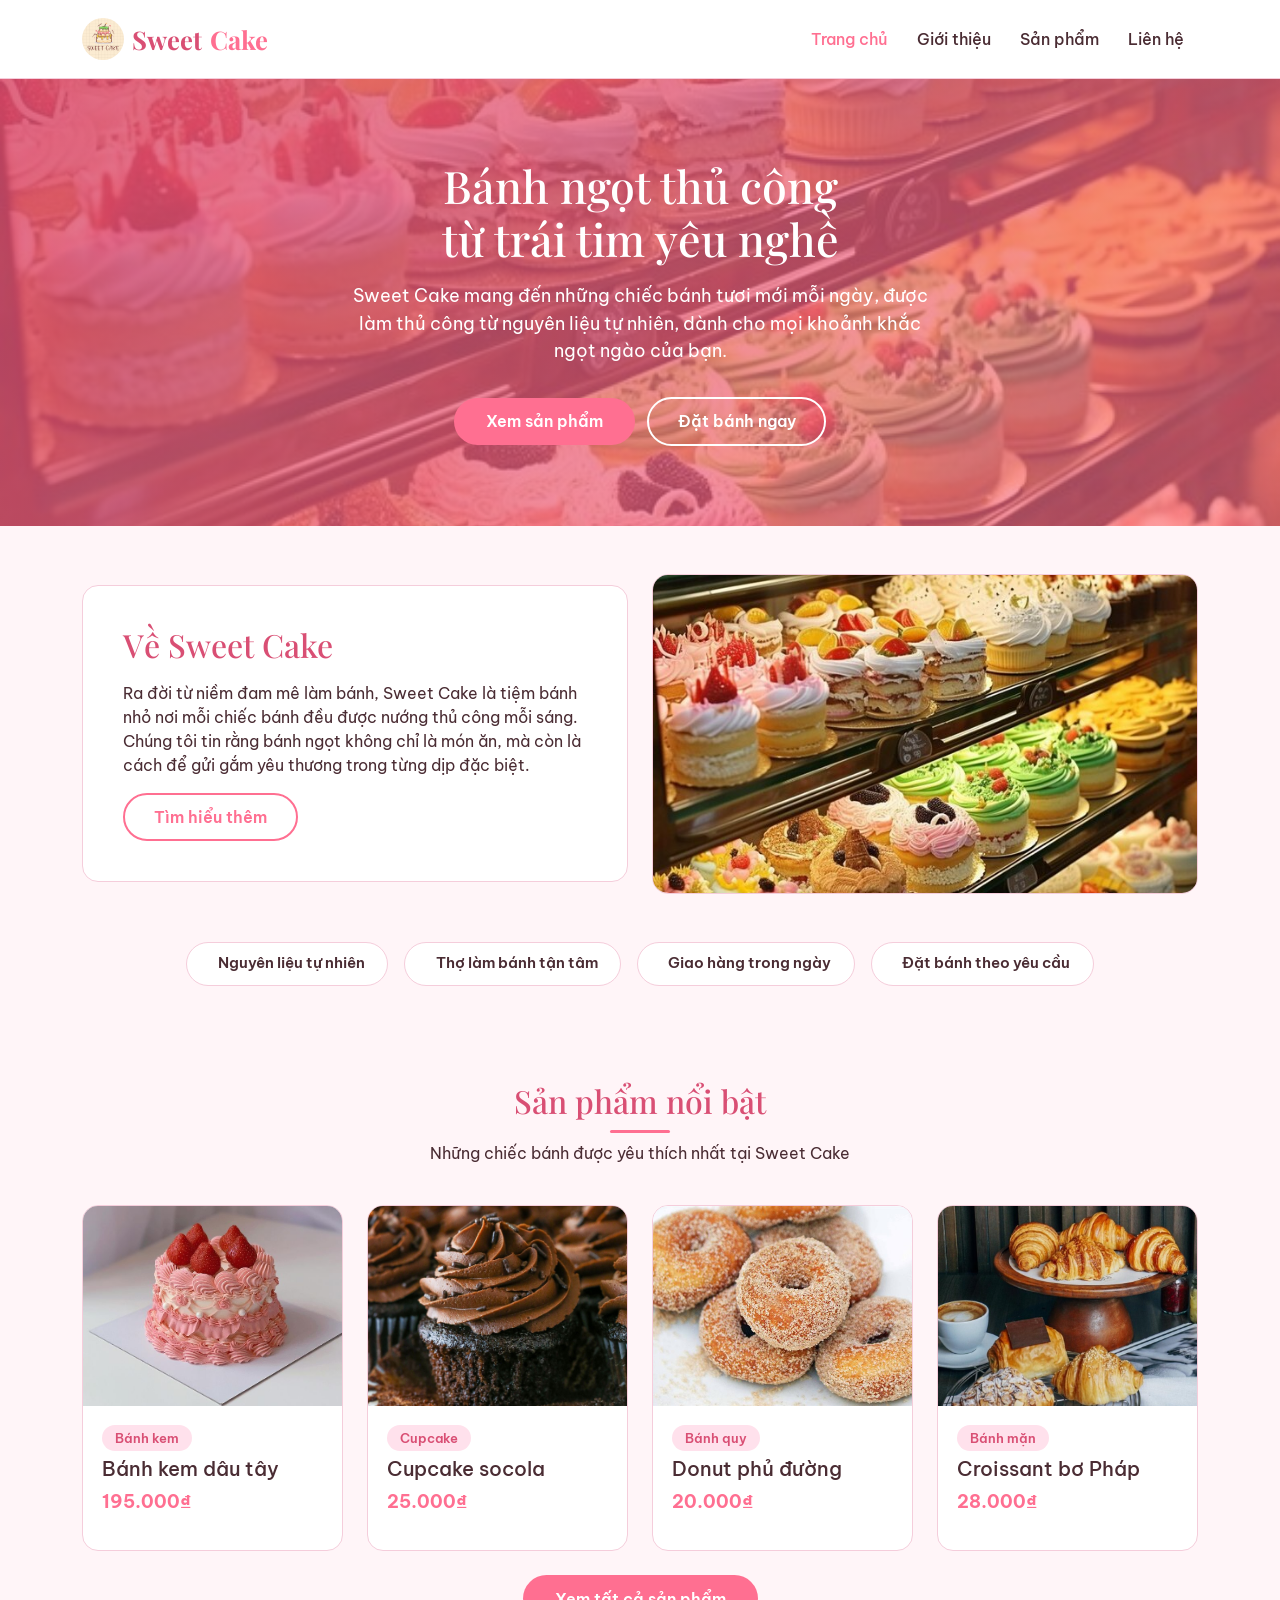
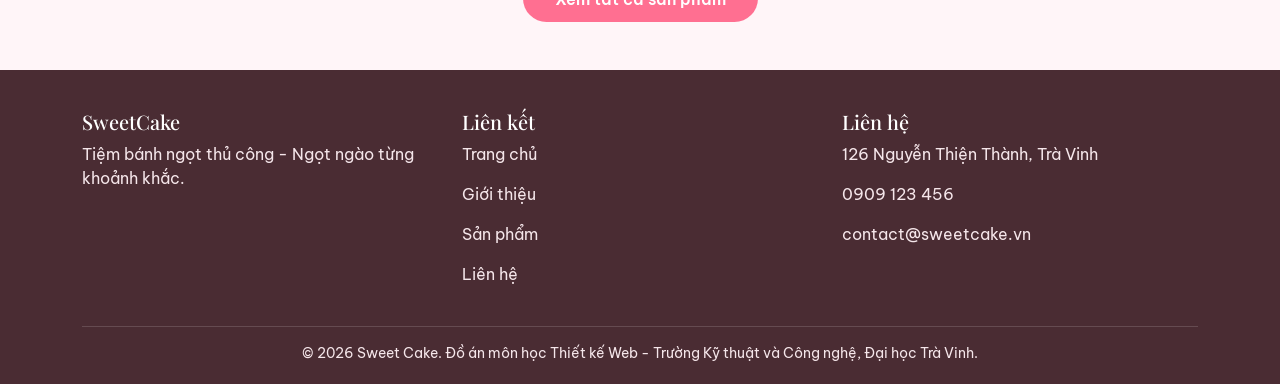
<file: index.html>
<!DOCTYPE html>
<html lang="vi">
<head>
  <meta charset="UTF-8">
  <meta name="viewport" content="width=device-width, initial-scale=1.0">
  <title>Sweet Cake - Tiệm bánh ngọt</title>
  <link rel="stylesheet" href="https://cdn.jsdelivr.net/npm/bootstrap@5.3.3/dist/css/bootstrap.min.css">
  <link rel="stylesheet" href="css/style.css?v=7">
</head>
<body>

  <!-- ===== NAVBAR ===== -->
  <nav class="navbar navbar-expand-lg sticky-top">
    <div class="container">
      <a class="navbar-brand" href="index.html"><img src="assets/logo.jpg" alt="Sweet Cake" class="logo-img"> Sweet<span>Cake</span></a>
      <button class="navbar-toggler" type="button" data-bs-toggle="collapse" data-bs-target="#navMenu">
        <span class="navbar-toggler-icon"></span>
      </button>
      <div class="collapse navbar-collapse" id="navMenu">
        <ul class="navbar-nav ms-auto text-center">
          <li class="nav-item"><a class="nav-link active" href="index.html">Trang chủ</a></li>
          <li class="nav-item"><a class="nav-link" href="html/gioi-thieu.html">Giới thiệu</a></li>
          <li class="nav-item"><a class="nav-link" href="html/san-pham.html">Sản phẩm</a></li>
          <li class="nav-item"><a class="nav-link" href="html/lien-he.html">Liên hệ</a></li>
        </ul>
      </div>
    </div>
  </nav>

  <!-- ===== HERO ===== -->
  <section class="hero hero-photo hero-home">
    <div class="container">
      <h1>Bánh ngọt thủ công <br>từ trái tim yêu nghề</h1>
      <p>Sweet Cake mang đến những chiếc bánh tươi mới mỗi ngày, được làm thủ công từ nguyên liệu tự nhiên,
        dành cho mọi khoảnh khắc ngọt ngào của bạn.</p>
      <a href="html/san-pham.html" class="btn btn-pink me-2">Xem sản phẩm</a>
      <a href="html/lien-he.html" class="btn btn-outline-pink">Đặt bánh ngay</a>
    </div>
  </section>

  <!-- ===== GIỚI THIỆU NGẮN ===== -->
  <section class="container py-5">
    <div class="row align-items-center g-4">
      <div class="col-md-6">
        <div class="about-story">
          <h2 class="mb-3">Về Sweet Cake</h2>
          <p>Ra đời từ niềm đam mê làm bánh, Sweet Cake là tiệm bánh nhỏ nơi mỗi chiếc bánh đều được
            nướng thủ công mỗi sáng. Chúng tôi tin rằng bánh ngọt không chỉ là món ăn, mà còn là cách
            để gửi gắm yêu thương trong từng dịp đặc biệt.</p>
          <a href="html/gioi-thieu.html" class="btn btn-outline-pink">Tìm hiểu thêm</a>
        </div>
      </div>
      <div class="col-md-6">
        <img src="assets/tiembanh.jpg" alt="Tiệm bánh Sweet Cake" class="about-photo">
      </div>
    </div>

    <div class="feature-strip mt-5">
      <div class="feature-item"><span></span> Nguyên liệu tự nhiên</div>
      <div class="feature-item"><span></span> Thợ làm bánh tận tâm</div>
      <div class="feature-item"><span></span> Giao hàng trong ngày</div>
      <div class="feature-item"><span></span> Đặt bánh theo yêu cầu</div>
    </div>
  </section>

  <!--SẢN PHẨM NỔI BẬT-->
  <section class="container py-5">
    <div class="section-title">
      <h2>Sản phẩm nổi bật</h2>
      <p>Những chiếc bánh được yêu thích nhất tại Sweet Cake</p>
    </div>
    <div class="row g-4">
      <div class="col-6 col-md-3">
        <a class="product-link" href="html/chi-tiet.html?id=kem-dau-tay">
          <div class="product-card">
            <div class="product-thumb">
              <img src="assets/images/banhkemdau.jpg" alt="Bánh kem dâu tây">
            </div>
            <div class="product-body">
              <span class="badge-cake">Bánh kem</span>
              <h5 class="mt-2">Bánh kem dâu tây</h5>
              <p class="product-price">195.000₫</p>
            </div>
          </div>
        </a>
      </div>
      <div class="col-6 col-md-3">
        <a class="product-link" href="html/chi-tiet.html?id=cupcake-socola">
          <div class="product-card">
             <div class="product-thumb">
              <img src="assets/images/cupcakechoco.jpg" alt="cupcake socola">
            </div>
            <div class="product-body">
              <span class="badge-cake">Cupcake</span>
              <h5 class="mt-2">Cupcake socola</h5>
              <p class="product-price">25.000₫</p>
            </div>
          </div>
        </a>
      </div>
      <div class="col-6 col-md-3">
        <a class="product-link" href="html/chi-tiet.html?id=donut-phu-duong">
          <div class="product-card">
             <div class="product-thumb">
              <img src="assets/images/donutphuduong.jpg" alt="Bánh Donut phủ đường">
            </div>
            <div class="product-body">
              <span class="badge-cake">Bánh quy</span>
              <h5 class="mt-2">Donut phủ đường</h5>
              <p class="product-price">20.000₫</p>
            </div>
          </div>
        </a>
      </div>
      <div class="col-6 col-md-3">
        <a class="product-link" href="html/chi-tiet.html?id=croissant-bo-phap">
          <div class="product-card">
            <div class="product-thumb">
              <img src="assets/images/croissantbophap.jpg" alt="croissant bơ Pháp">
            </div>
            <div class="product-body">
              <span class="badge-cake">Bánh mặn</span>
              <h5 class="mt-2">Croissant bơ Pháp</h5>
              <p class="product-price">28.000₫</p>
            </div>
          </div>
        </a>
      </div>
    </div>
    <div class="text-center mt-4">
      <a href="html/san-pham.html" class="btn btn-pink">Xem tất cả sản phẩm</a>
    </div>
  </section>

  <!-- ===== FOOTER ===== -->
  <footer>
    <div class="container">
      <div class="row g-4">
        <div class="col-md-4">
          <h5>SweetCake</h5>
          <p>Tiệm bánh ngọt thủ công - Ngọt ngào từng khoảnh khắc.</p>
        </div>
        <div class="col-md-4">
          <h5>Liên kết</h5>
          <p><a href="index.html">Trang chủ</a></p>
          <p><a href="html/gioi-thieu.html">Giới thiệu</a></p>
          <p><a href="html/san-pham.html">Sản phẩm</a></p>
          <p><a href="html/lien-he.html">Liên hệ</a></p>
        </div>
        <div class="col-md-4">
          <h5>Liên hệ</h5>
          <p>126 Nguyễn Thiện Thành, Trà Vinh</p>
          <p>0909 123 456</p>
          <p>contact@sweetcake.vn</p>
        </div>
      </div>
      <div class="footer-bottom">
        &copy; <span id="currentYear"></span> Sweet Cake. Đồ án môn học Thiết kế Web - Trường Kỹ thuật và Công nghệ, Đại học Trà Vinh.
      </div>
    </div>
  </footer>

  <button id="backToTop" onclick="scrollToTop()">↑</button>

  <script src="https://cdn.jsdelivr.net/npm/bootstrap@5.3.3/dist/js/bootstrap.bundle.min.js"></script>
  <script src="js/main.js?v=7"></script>
</body>
</html>
</file>
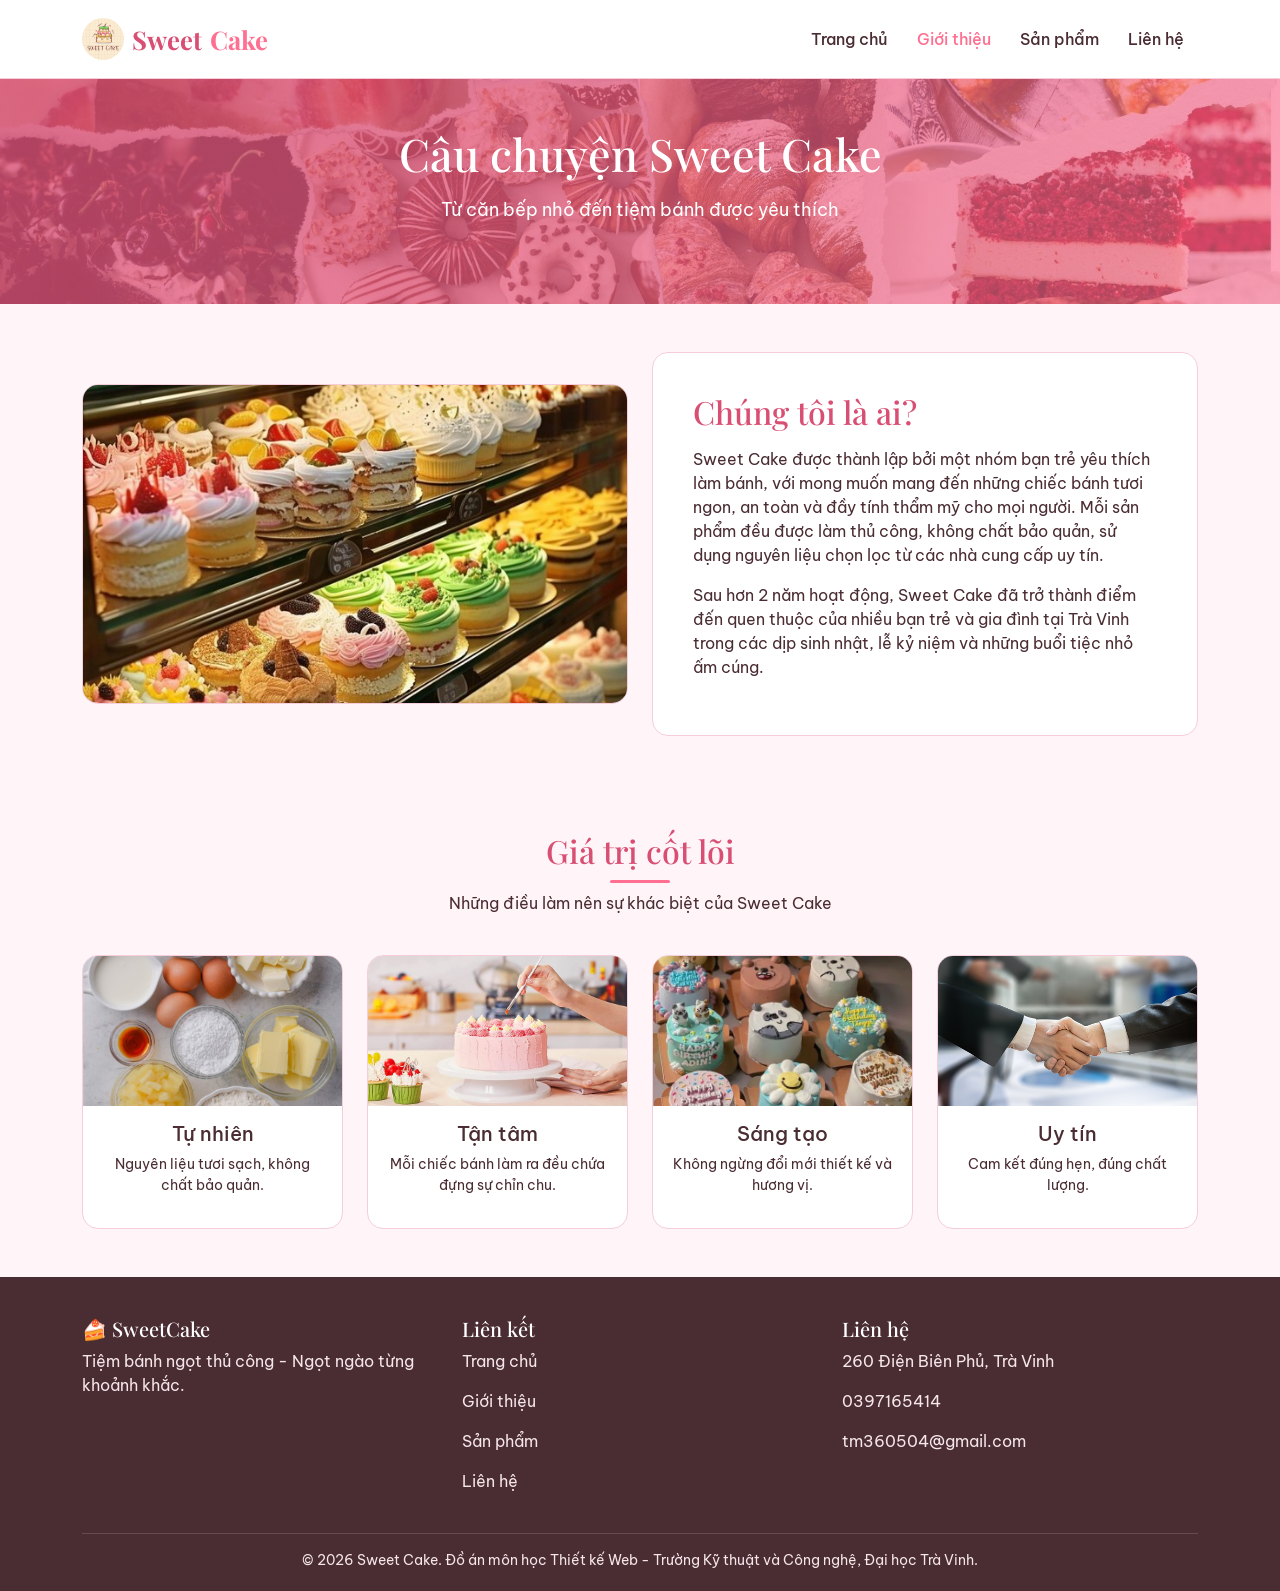
<file: html/gioi-thieu.html>
<!DOCTYPE html>
<html lang="vi">
<head>
  <meta charset="UTF-8">
  <meta name="viewport" content="width=device-width, initial-scale=1.0">
  <title>Giới thiệu - Sweet Cake</title>
  <link rel="stylesheet" href="https://cdn.jsdelivr.net/npm/bootstrap@5.3.3/dist/css/bootstrap.min.css">
  <link rel="stylesheet" href="../css/style.css?v=7">
</head>
<body>

  <!-- ===== NAVBAR ===== -->
  <nav class="navbar navbar-expand-lg sticky-top">
    <div class="container">
      <a class="navbar-brand" href="../index.html"><img src="../assets/logo.jpg" alt="Sweet Cake" class="logo-img"> Sweet<span>Cake</span></a>
      <button class="navbar-toggler" type="button" data-bs-toggle="collapse" data-bs-target="#navMenu">
        <span class="navbar-toggler-icon"></span>
      </button>
      <div class="collapse navbar-collapse" id="navMenu">
        <ul class="navbar-nav ms-auto text-center">
          <li class="nav-item"><a class="nav-link" href="../index.html">Trang chủ</a></li>
          <li class="nav-item"><a class="nav-link active" href="gioi-thieu.html">Giới thiệu</a></li>
          <li class="nav-item"><a class="nav-link" href="san-pham.html">Sản phẩm</a></li>
          <li class="nav-item"><a class="nav-link" href="lien-he.html">Liên hệ</a></li>
        </ul>
      </div>
    </div>
  </nav>

  <!-- ===== TIÊU ĐỀ TRANG ===== -->
  <section class="hero hero-photo hero-page py-5">
    <div class="container">
      <h1>Câu chuyện Sweet Cake</h1>
      <p>Từ căn bếp nhỏ đến tiệm bánh được yêu thích</p>
    </div>
  </section>

  <!-- ===== NỘI DUNG GIỚI THIỆU ===== -->
  <section class="container py-5">
    <div class="row align-items-center g-4">
      <div class="col-md-6">
        <img src="../assets/tiembanh.jpg" alt="Tiệm bánh Sweet Cake" class="about-photo">
      </div>
      <div class="col-md-6">
        <div class="about-story">
          <h2 class="mb-3">Chúng tôi là ai?</h2>
          <p>Sweet Cake được thành lập bởi một nhóm bạn trẻ yêu thích làm bánh, với mong muốn mang đến
            những chiếc bánh tươi ngon, an toàn và đầy tính thẩm mỹ cho mọi người. Mỗi sản phẩm đều được
            làm thủ công, không chất bảo quản, sử dụng nguyên liệu chọn lọc từ các nhà cung cấp uy tín.</p>
          <p>Sau hơn 2 năm hoạt động, Sweet Cake đã trở thành điểm đến quen thuộc của nhiều bạn trẻ và gia
            đình tại Trà Vinh trong các dịp sinh nhật, lễ kỷ niệm và những buổi tiệc nhỏ ấm cúng.</p>
        </div>
      </div>
    </div>
  </section>

  <!-- ===== SỨ MỆNH & GIÁ TRỊ ===== -->
  <section class="container py-5">
    <div class="section-title">
      <h2>Giá trị cốt lõi</h2>
      <p>Những điều làm nên sự khác biệt của Sweet Cake</p>
    </div>
    <div class="row g-4 text-center">
      <div class="col-md-3 col-6">
        <div class="product-card">
          <div class="value-photo"><img src="../assets/nguyenlieutunhien.jpg" alt="Tự nhiên"></div>
          <div class="p-3">
            <h5>Tự nhiên</h5>
            <p class="small">Nguyên liệu tươi sạch, không chất bảo quản.</p>
          </div>
        </div>
      </div>
      <div class="col-md-3 col-6">
        <div class="product-card">
          <div class="value-photo"><img src="../assets/tantam.jpg" alt="Tận tâm"></div>
          <div class="p-3">
            <h5>Tận tâm</h5>
            <p class="small">Mỗi chiếc bánh làm ra đều chứa đựng sự chỉn chu.</p>
          </div>
        </div>
      </div>
      <div class="col-md-3 col-6">
        <div class="product-card">
          <div class="value-photo"><img src="../assets/sangtao.jpg" alt="Sáng tạo"></div>
          <div class="p-3">
            <h5>Sáng tạo</h5>
            <p class="small">Không ngừng đổi mới thiết kế và hương vị.</p>
          </div>
        </div>
      </div>
      <div class="col-md-3 col-6">
        <div class="product-card">
          <div class="value-photo"><img src="../assets/uytin.jpg" alt="Uy tín"></div>
          <div class="p-3">
            <h5>Uy tín</h5>
            <p class="small">Cam kết đúng hẹn, đúng chất lượng.</p>
          </div>
        </div>
      </div>
    </div>
  </section>

  <!-- ===== FOOTER ===== -->
  <footer>
    <div class="container">
      <div class="row g-4">
        <div class="col-md-4">
          <h5>🍰 SweetCake</h5>
          <p>Tiệm bánh ngọt thủ công - Ngọt ngào từng khoảnh khắc.</p>
        </div>
        <div class="col-md-4">
          <h5>Liên kết</h5>
          <p><a href="../index.html">Trang chủ</a></p>
          <p><a href="gioi-thieu.html">Giới thiệu</a></p>
          <p><a href="san-pham.html">Sản phẩm</a></p>
          <p><a href="lien-he.html">Liên hệ</a></p>
        </div>
        <div class="col-md-4">
          <h5>Liên hệ</h5>
          <p>260 Điện Biên Phủ, Trà Vinh</p>
          <p>0397165414</p>
          <p>tm360504@gmail.com</p>
        </div>
      </div>
      <div class="footer-bottom">
        &copy; <span id="currentYear"></span> Sweet Cake. Đồ án môn học Thiết kế Web - Trường Kỹ thuật và Công nghệ, Đại học Trà Vinh.
      </div>
    </div>
  </footer>

  <button id="backToTop" onclick="scrollToTop()">↑</button>

  <script src="https://cdn.jsdelivr.net/npm/bootstrap@5.3.3/dist/js/bootstrap.bundle.min.js"></script>
  <script src="../js/main.js?v=7"></script>
</body>
</html>
</file>
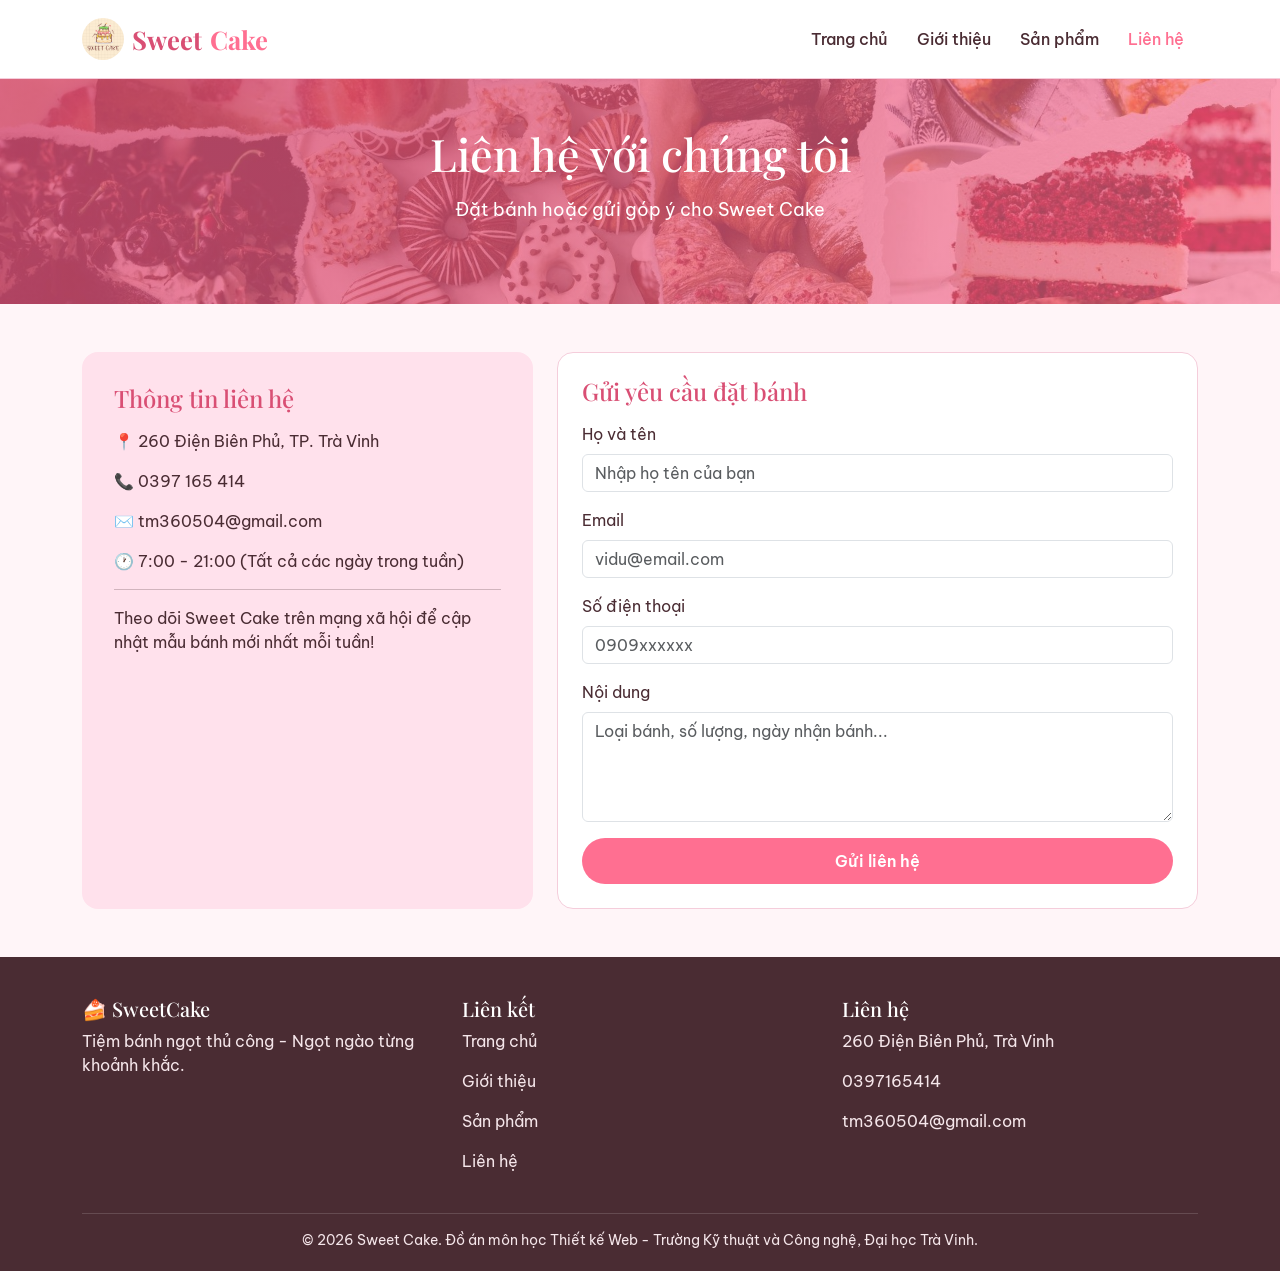
<file: html/lien-he.html>
<!DOCTYPE html>
<html lang="vi">
<head>
  <meta charset="UTF-8">
  <meta name="viewport" content="width=device-width, initial-scale=1.0">
  <title>Liên hệ - Sweet Cake</title>
  <link rel="stylesheet" href="https://cdn.jsdelivr.net/npm/bootstrap@5.3.3/dist/css/bootstrap.min.css">
  <link rel="stylesheet" href="../css/style.css?v=7">
</head>
<body>

  <!-- ===== NAVBAR ===== -->
  <nav class="navbar navbar-expand-lg sticky-top">
    <div class="container">
      <a class="navbar-brand" href="../index.html"><img src="../assets/logo.jpg" alt="Sweet Cake" class="logo-img"> Sweet<span>Cake</span></a>
      <button class="navbar-toggler" type="button" data-bs-toggle="collapse" data-bs-target="#navMenu">
        <span class="navbar-toggler-icon"></span>
      </button>
      <div class="collapse navbar-collapse" id="navMenu">
        <ul class="navbar-nav ms-auto text-center">
          <li class="nav-item"><a class="nav-link" href="../index.html">Trang chủ</a></li>
          <li class="nav-item"><a class="nav-link" href="gioi-thieu.html">Giới thiệu</a></li>
          <li class="nav-item"><a class="nav-link" href="san-pham.html">Sản phẩm</a></li>
          <li class="nav-item"><a class="nav-link active" href="lien-he.html">Liên hệ</a></li>
        </ul>
      </div>
    </div>
  </nav>

  <!-- ===== TIÊU ĐỀ TRANG ===== -->
  <section class="hero hero-photo hero-page py-5">
    <div class="container">
      <h1>Liên hệ với chúng tôi</h1>
      <p>Đặt bánh hoặc gửi góp ý cho Sweet Cake</p>
    </div>
  </section>

  <!-- ===== NỘI DUNG LIÊN HỆ ===== -->
  <section class="container py-5">
    <div class="row g-4">
      <div class="col-md-5">
        <div class="contact-info-box h-100">
          <h4 class="mb-3">Thông tin liên hệ</h4>
          <p>📍 260 Điện Biên Phủ, TP. Trà Vinh</p>
          <p>📞 0397 165 414</p>
          <p>✉️ tm360504@gmail.com</p>
          <p>🕐 7:00 - 21:00 (Tất cả các ngày trong tuần)</p>
          <hr>
          <p class="mb-0">Theo dõi Sweet Cake trên mạng xã hội để cập nhật mẫu bánh mới nhất mỗi tuần!</p>
        </div>
      </div>
      <div class="col-md-7">
        <div class="product-card p-4">
          <h4 class="mb-3">Gửi yêu cầu đặt bánh</h4>
          <form id="contactForm" onsubmit="return validateContactForm(event)" novalidate>
            <div class="mb-3">
              <label for="name" class="form-label">Họ và tên</label>
              <input type="text" class="form-control" id="name" placeholder="Nhập họ tên của bạn">
            </div>
            <div class="mb-3">
              <label for="email" class="form-label">Email</label>
              <input type="text" class="form-control" id="email" placeholder="vidu@email.com">
            </div>
            <div class="mb-3">
              <label for="phone" class="form-label">Số điện thoại</label>
              <input type="text" class="form-control" id="phone" placeholder="0909xxxxxx">
            </div>
            <div class="mb-3">
              <label for="message" class="form-label">Nội dung</label>
              <textarea class="form-control" id="message" rows="4" placeholder="Loại bánh, số lượng, ngày nhận bánh..."></textarea>
            </div>
            <button type="submit" class="btn btn-pink w-100">Gửi liên hệ</button>
            <div id="formMessage"></div>
          </form>
        </div>
      </div>
    </div>
  </section>

  <!-- ===== FOOTER ===== -->
  <footer>
    <div class="container">
      <div class="row g-4">
        <div class="col-md-4">
          <h5>🍰 SweetCake</h5>
          <p>Tiệm bánh ngọt thủ công - Ngọt ngào từng khoảnh khắc.</p>
        </div>
        <div class="col-md-4">
          <h5>Liên kết</h5>
          <p><a href="../index.html">Trang chủ</a></p>
          <p><a href="gioi-thieu.html">Giới thiệu</a></p>
          <p><a href="san-pham.html">Sản phẩm</a></p>
          <p><a href="lien-he.html">Liên hệ</a></p>
        </div>
        <div class="col-md-4">
          <h5>Liên hệ</h5>
          <p>260 Điện Biên Phủ, Trà Vinh</p>
          <p>0397165414</p>
          <p>tm360504@gmail.com</p>
        </div>
      </div>
      <div class="footer-bottom">
        &copy; <span id="currentYear"></span> Sweet Cake. Đồ án môn học Thiết kế Web - Trường Kỹ thuật và Công nghệ, Đại học Trà Vinh.
      </div>
    </div>
  </footer>

  <button id="backToTop" onclick="scrollToTop()">↑</button>

  <script src="https://cdn.jsdelivr.net/npm/bootstrap@5.3.3/dist/js/bootstrap.bundle.min.js"></script>
  <script src="../js/main.js?v=7"></script>
  <script>
    window.addEventListener('DOMContentLoaded', function () {
      const params = new URLSearchParams(window.location.search);
      const tenBanh = params.get('san_pham');
      const soLuong = params.get('so_luong') || 1;
      
      if (tenBanh) {
        const messageBox = document.getElementById('message');
        messageBox.value = 'Tôi muốn đặt hàng bánh: ' + tenBanh + '\nSố lượng: ' + soLuong + ' cái.\nVui lòng liên hệ lại tư vấn cho tôi!';
        messageBox.focus();
      }
    });
  </script>
</body>
</html>
</file>
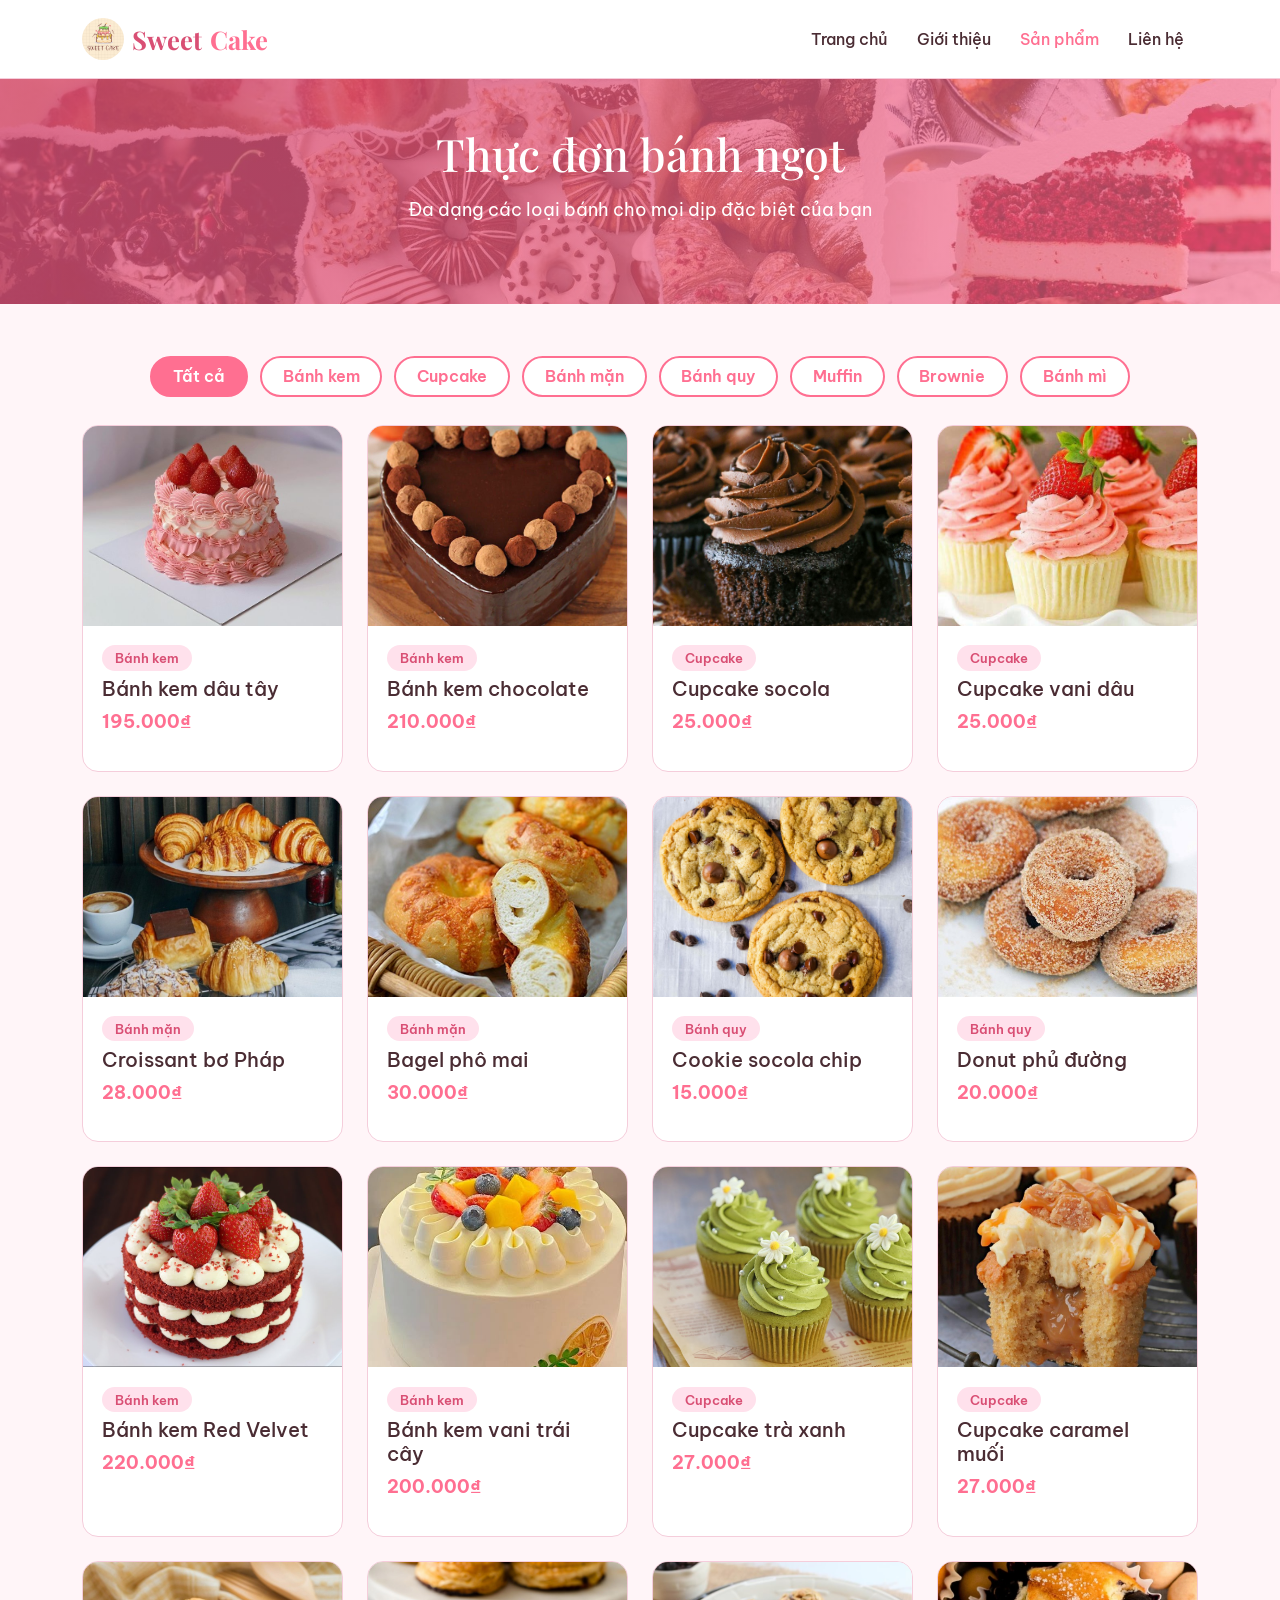
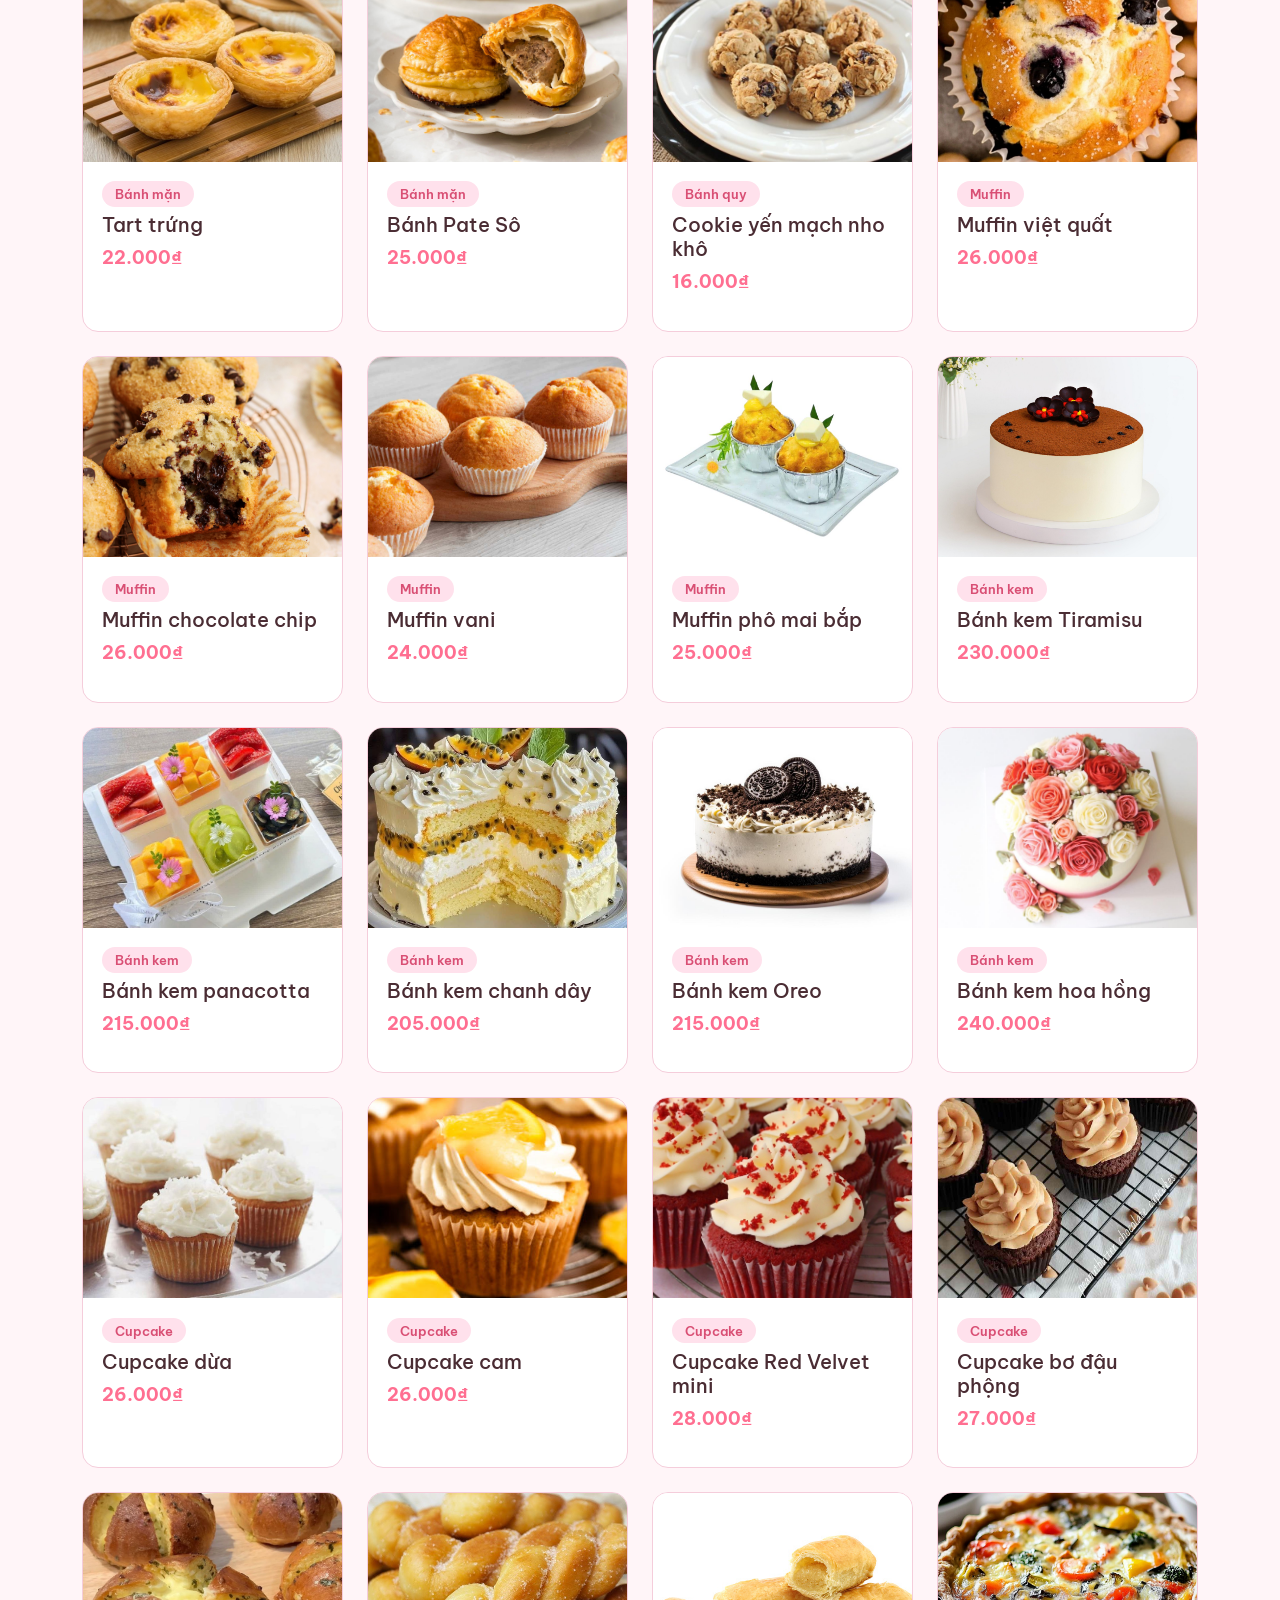
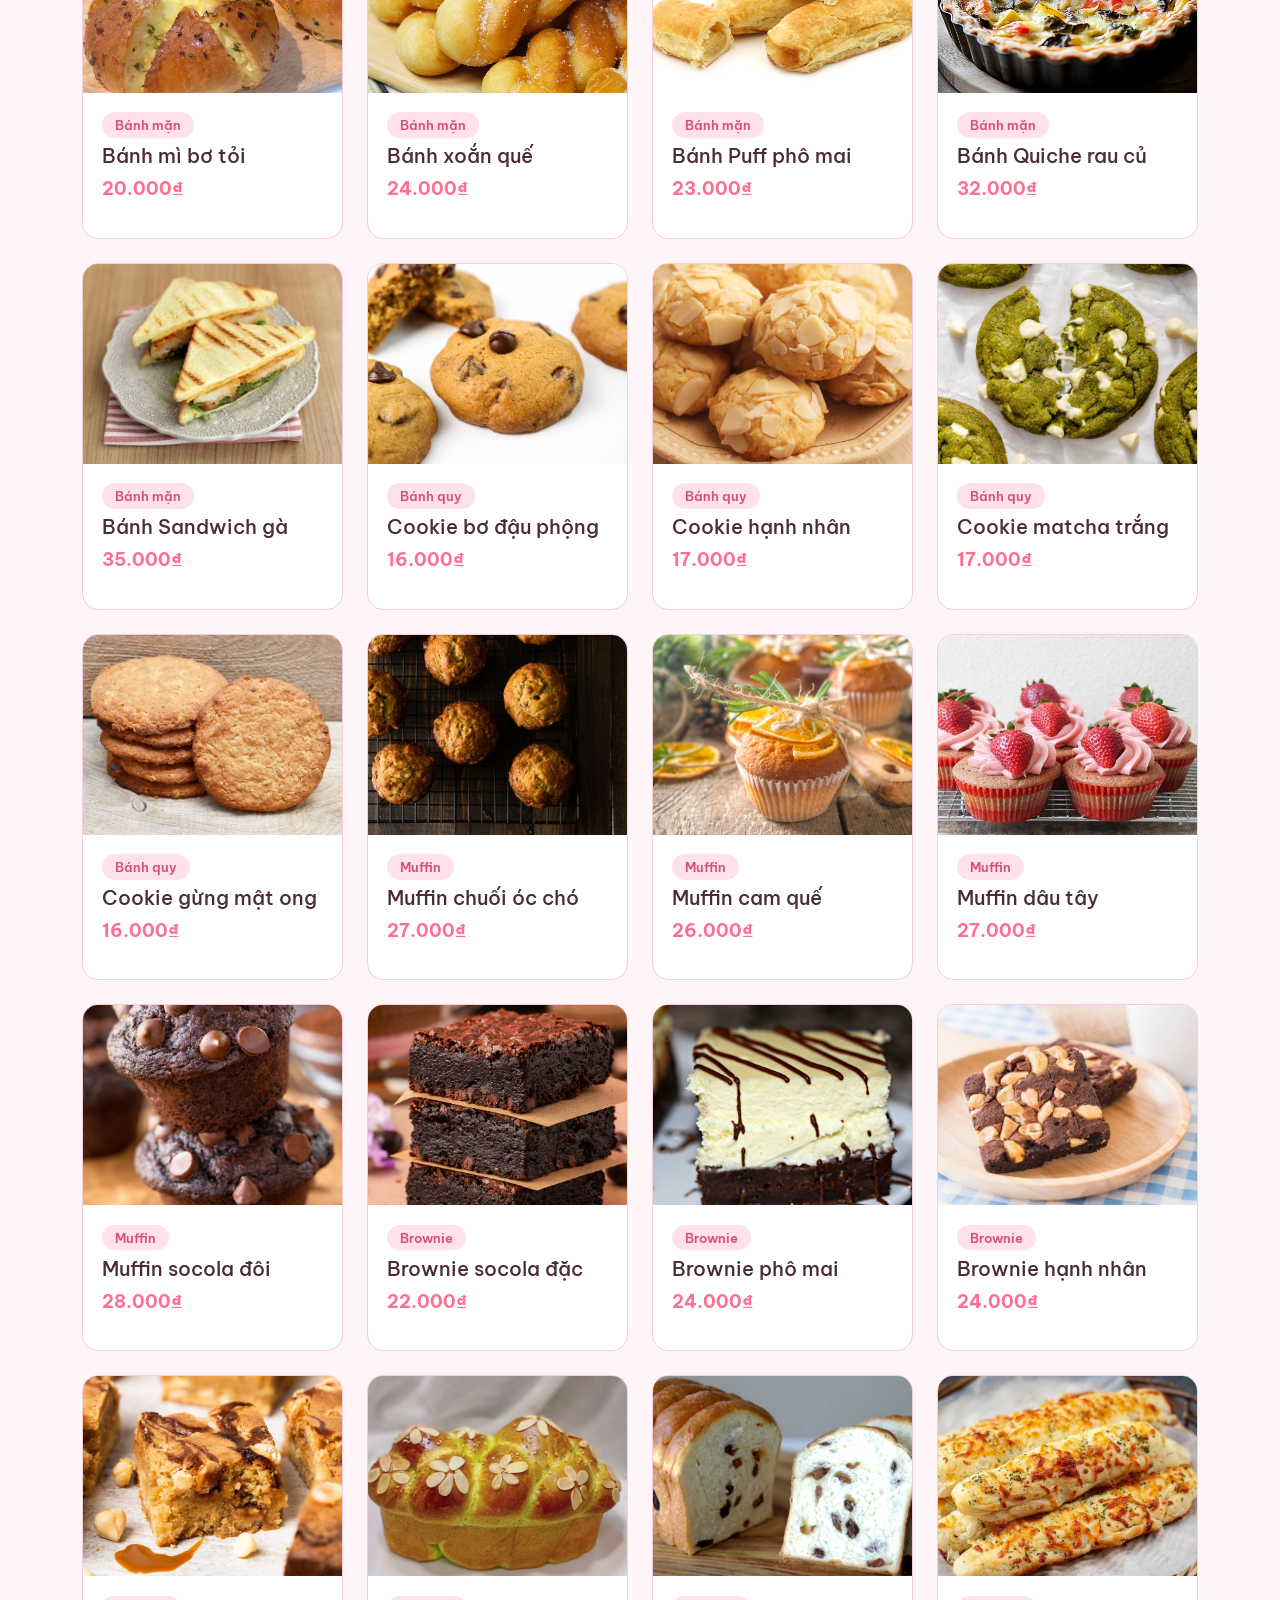
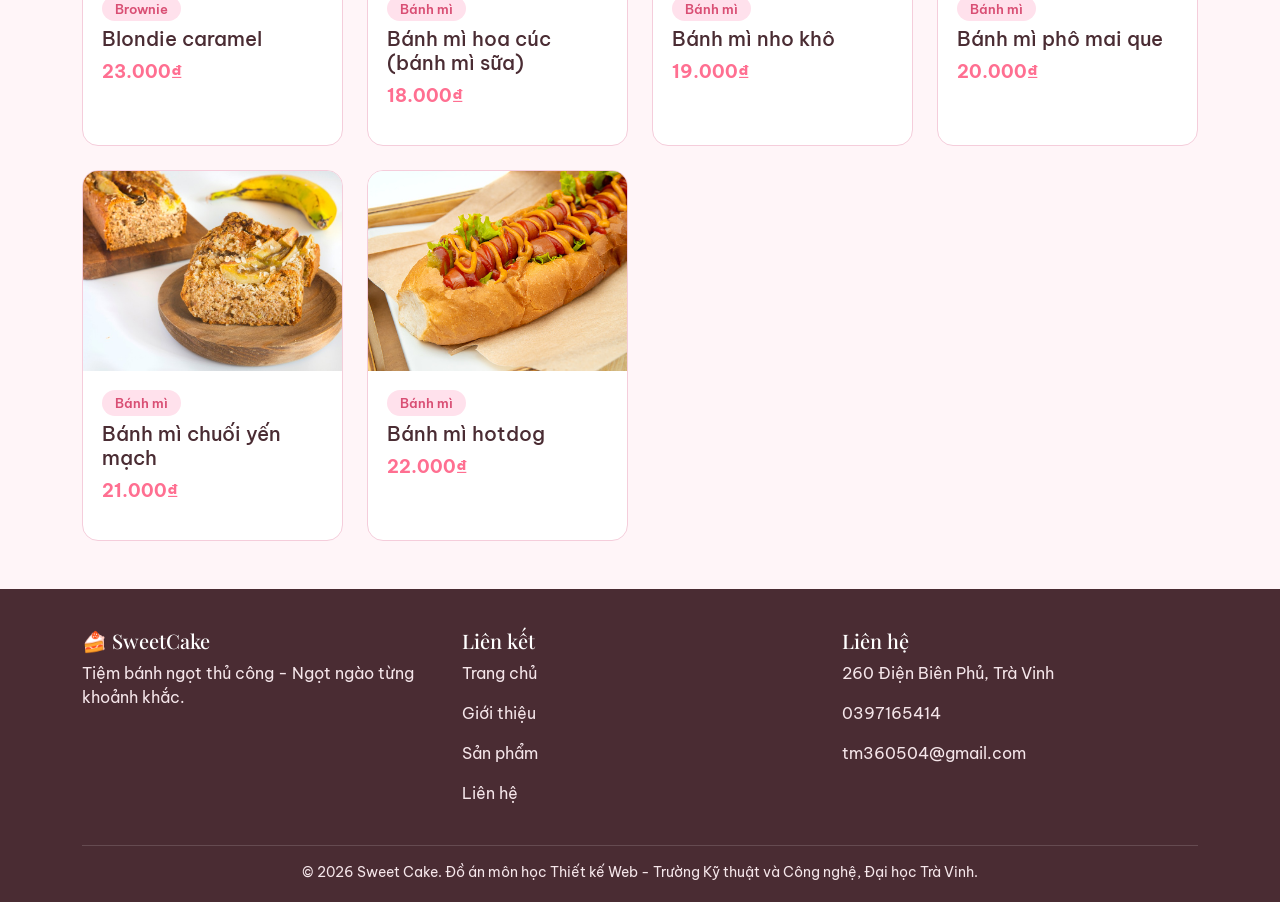
<file: html/san-pham.html>
<!DOCTYPE html>
<html lang="vi">
<head>
  <meta charset="UTF-8">
  <meta name="viewport" content="width=device-width, initial-scale=1.0">
  <title>Sản phẩm - Sweet Cake</title>
  <link rel="stylesheet" href="https://cdn.jsdelivr.net/npm/bootstrap@5.3.3/dist/css/bootstrap.min.css">
  <link rel="stylesheet" href="../css/style.css?v=7">
</head>
<body>

  <!-- ===== NAVBAR ===== -->
  <nav class="navbar navbar-expand-lg sticky-top">
    <div class="container">
      <a class="navbar-brand" href="../index.html"><img src="../assets/logo.jpg" alt="Sweet Cake" class="logo-img"> Sweet<span>Cake</span></a>
      <button class="navbar-toggler" type="button" data-bs-toggle="collapse" data-bs-target="#navMenu">
        <span class="navbar-toggler-icon"></span>
      </button>
      <div class="collapse navbar-collapse" id="navMenu">
        <ul class="navbar-nav ms-auto text-center">
          <li class="nav-item"><a class="nav-link" href="../index.html">Trang chủ</a></li>
          <li class="nav-item"><a class="nav-link" href="gioi-thieu.html">Giới thiệu</a></li>
          <li class="nav-item"><a class="nav-link active" href="san-pham.html">Sản phẩm</a></li>
          <li class="nav-item"><a class="nav-link" href="lien-he.html">Liên hệ</a></li>
        </ul>
      </div>
    </div>
  </nav>

  <!-- ===== TIÊU ĐỀ TRANG ===== -->
  <section class="hero hero-photo hero-page py-5">
    <div class="container">
      <h1>Thực đơn bánh ngọt</h1>
      <p>Đa dạng các loại bánh cho mọi dịp đặc biệt của bạn</p>
    </div>
  </section>

  <!-- ===== BỘ LỌC SẢN PHẨM ===== -->
  <section class="container py-5">
    <div class="text-center mb-4">
      <button class="filter-btn active" data-filter="all" onclick="filterProducts('all')">Tất cả</button>
      <button class="filter-btn" data-filter="cake" onclick="filterProducts('cake')">Bánh kem</button>
      <button class="filter-btn" data-filter="cupcake" onclick="filterProducts('cupcake')">Cupcake</button>
      <button class="filter-btn" data-filter="pastry" onclick="filterProducts('pastry')">Bánh mặn</button>
      <button class="filter-btn" data-filter="cookie" onclick="filterProducts('cookie')">Bánh quy</button>
      <button class="filter-btn" data-filter="muffin" onclick="filterProducts('muffin')">Muffin</button>
      <button class="filter-btn" data-filter="brownie" onclick="filterProducts('brownie')">Brownie</button>
      <button class="filter-btn" data-filter="banh-mi" onclick="filterProducts('banh-mi')">Bánh mì</button>
    </div>

    <div class="row g-4">
      <div class="col-6 col-md-4 col-lg-3 product-item" data-category="cake">
        <a class="product-link" href="chi-tiet.html?id=kem-dau-tay">
          <div class="product-card">
            <div class="product-thumb">
              <img src="../assets/images/banhkemdau.jpg" alt="Bánh kem dâu tây">
            </div>
            <div class="product-body">
              <span class="badge-cake">Bánh kem</span>
              <h5 class="mt-2">Bánh kem dâu tây</h5>
              <p class="product-price">195.000₫</p>
            </div>
          </div>
        </a>
      </div>
      <div class="col-6 col-md-4 col-lg-3 product-item" data-category="cake">
        <a class="product-link" href="chi-tiet.html?id=kem-chocolate">
          <div class="product-card">
            <div class="product-thumb">
              <img src="../assets/images/banhkemchoco.jpg" alt="Bánh kem chocolate">
            </div>
            <div class="product-body">
              <span class="badge-cake">Bánh kem</span>
              <h5 class="mt-2">Bánh kem chocolate</h5>
              <p class="product-price">210.000₫</p>
            </div>
          </div>
        </a>
      </div>
      <div class="col-6 col-md-4 col-lg-3 product-item" data-category="cupcake">
        <a class="product-link" href="chi-tiet.html?id=cupcake-socola">
          <div class="product-card">
            <div class="product-thumb">
              <img src="../assets/images/cupcakechoco.jpg" alt="Cupcake socola">
            </div>
            <div class="product-body">
              <span class="badge-cake">Cupcake</span>
              <h5 class="mt-2">Cupcake socola</h5>
              <p class="product-price">25.000₫</p>
            </div>
          </div>
        </a>
      </div>
      <div class="col-6 col-md-4 col-lg-3 product-item" data-category="cupcake">
        <a class="product-link" href="chi-tiet.html?id=cupcake-vani-dau">
          <div class="product-card">
            <div class="product-thumb">
              <img src="../assets/images/cupcakevanidau.jpg" alt="Cupcake vani dâu">
            </div>
            <div class="product-body">
              <span class="badge-cake">Cupcake</span>
              <h5 class="mt-2">Cupcake vani dâu</h5>
              <p class="product-price">25.000₫</p>
            </div>
          </div>
        </a>
      </div>
      <div class="col-6 col-md-4 col-lg-3 product-item" data-category="pastry">
        <a class="product-link" href="chi-tiet.html?id=croissant-bo-phap">
          <div class="product-card">
            <div class="product-thumb">
              <img src="../assets/images/croissantbophap.jpg" alt="Croissant bơ Pháp">
            </div>
            <div class="product-body">
              <span class="badge-cake">Bánh mặn</span>
              <h5 class="mt-2">Croissant bơ Pháp</h5>
              <p class="product-price">28.000₫</p>
            </div>
          </div>
        </a>
      </div>
      <div class="col-6 col-md-4 col-lg-3 product-item" data-category="pastry">
        <a class="product-link" href="chi-tiet.html?id=bagel-pho-mai">
          <div class="product-card">
            <div class="product-thumb">
              <img src="../assets/images/bagelphomai.jpg" alt="Bagel phô mai">
            </div>
            <div class="product-body">
              <span class="badge-cake">Bánh mặn</span>
              <h5 class="mt-2">Bagel phô mai</h5>
              <p class="product-price">30.000₫</p>
            </div>
          </div>
        </a>
      </div>
      <div class="col-6 col-md-4 col-lg-3 product-item" data-category="cookie">
        <a class="product-link" href="chi-tiet.html?id=cookie-socola-chip">
          <div class="product-card">
            <div class="product-thumb">
              <img src="../assets/images/cookisocolachip.jpg" alt="Cooki socola chip">
            </div>
            <div class="product-body">
              <span class="badge-cake">Bánh quy</span>
              <h5 class="mt-2">Cookie socola chip</h5>
              <p class="product-price">15.000₫</p>
            </div>
          </div>
        </a>
      </div>
      <div class="col-6 col-md-4 col-lg-3 product-item" data-category="cookie">
        <a class="product-link" href="chi-tiet.html?id=donut-phu-duong">
          <div class="product-card">
            <div class="product-thumb">
              <img src="../assets/images/donutphuduong.jpg" alt="Donut phủ đường">
            </div>
            <div class="product-body">
              <span class="badge-cake">Bánh quy</span>
              <h5 class="mt-2">Donut phủ đường</h5>
              <p class="product-price">20.000₫</p>
            </div>
          </div>
        </a>
      </div>
      <div class="col-6 col-md-4 col-lg-3 product-item" data-category="cake">
        <a class="product-link" href="chi-tiet.html?id=kem-red-velvet">
          <div class="product-card">
            <div class="product-thumb">
              <img src="../assets/images/banhkemredvelvet.jpg" alt="Bánh kem Red Velvet">
            </div>
            <div class="product-body">
              <span class="badge-cake">Bánh kem</span>
              <h5 class="mt-2">Bánh kem Red Velvet</h5>
              <p class="product-price">220.000₫</p>
            </div>
          </div>
        </a>
      </div>
      <div class="col-6 col-md-4 col-lg-3 product-item" data-category="cake">
        <a class="product-link" href="chi-tiet.html?id=kem-vani-trai-cay">
          <div class="product-card">
           <div class="product-thumb">
              <img src="../assets/images/banhkemvanitraicay.jpg" alt="Bánh kem vani trái cây">
            </div>
            <div class="product-body">
              <span class="badge-cake">Bánh kem</span>
              <h5 class="mt-2">Bánh kem vani trái cây</h5>
              <p class="product-price">200.000₫</p>
            </div>
          </div>
        </a>
      </div>
      <div class="col-6 col-md-4 col-lg-3 product-item" data-category="cupcake">
        <a class="product-link" href="chi-tiet.html?id=cupcake-matcha">
          <div class="product-card">
            <div class="product-thumb">
              <img src="../assets/images/cupcaketraxanh.jpg" alt="Cupcake trà xanh">
            </div>
            <div class="product-body">
              <span class="badge-cake">Cupcake</span>
              <h5 class="mt-2">Cupcake trà xanh</h5>
              <p class="product-price">27.000₫</p>
            </div>
          </div>
        </a>
      </div>
      <div class="col-6 col-md-4 col-lg-3 product-item" data-category="cupcake">
        <a class="product-link" href="chi-tiet.html?id=cupcake-caramel">
          <div class="product-card">
            <div class="product-thumb">
              <img src="../assets/images/cupcakecaramelmuoi.jpg" alt="Cupcake caramel muối">
            </div>
            <div class="product-body">
              <span class="badge-cake">Cupcake</span>
              <h5 class="mt-2">Cupcake caramel muối</h5>
              <p class="product-price">27.000₫</p>
            </div>
          </div>
        </a>
      </div>
      <div class="col-6 col-md-4 col-lg-3 product-item" data-category="pastry">
        <a class="product-link" href="chi-tiet.html?id=tart-trung">
          <div class="product-card">
           <div class="product-thumb">
            <img src="../assets/images/tarttrung.jpg" alt="Tart trứng">
          </div>
            <div class="product-body">
              <span class="badge-cake">Bánh mặn</span>
              <h5 class="mt-2">Tart trứng</h5>
              <p class="product-price">22.000₫</p>
            </div>
          </div>
        </a>
      </div>
      <div class="col-6 col-md-4 col-lg-3 product-item" data-category="pastry">
        <a class="product-link" href="chi-tiet.html?id=pate-so">
          <div class="product-card">
            <div class="product-thumb">
              <img src="../assets/images/pateso.jpg" alt="Bánh Pate Sô">
            </div>
            <div class="product-body">
              <span class="badge-cake">Bánh mặn</span>
              <h5 class="mt-2">Bánh Pate Sô</h5>
              <p class="product-price">25.000₫</p>
            </div>
          </div>
        </a>
      </div>
      <div class="col-6 col-md-4 col-lg-3 product-item" data-category="cookie">
        <a class="product-link" href="chi-tiet.html?id=cookie-yen-mach">
          <div class="product-card">
            <div class="product-thumb">
              <img src="../assets/images/cookiyenmachnhokho.jpg" alt="Cookie yến mạch nho khô">
            </div>
            <div class="product-body">
              <span class="badge-cake">Bánh quy</span>
              <h5 class="mt-2">Cookie yến mạch nho khô</h5>
              <p class="product-price">16.000₫</p>
            </div>
          </div>
        </a>
      </div>
      <div class="col-6 col-md-4 col-lg-3 product-item" data-category="muffin">
        <a class="product-link" href="chi-tiet.html?id=muffin-viet-quat">
          <div class="product-card">
           <div class="product-thumb">
              <img src="../assets/images/muffinvietquoc.jpg" alt="Muffin việt quất">
            </div>
            <div class="product-body">
              <span class="badge-cake">Muffin</span>
              <h5 class="mt-2">Muffin việt quất</h5>
              <p class="product-price">26.000₫</p>
            </div>
          </div>
        </a>
      </div>
      <div class="col-6 col-md-4 col-lg-3 product-item" data-category="muffin">
        <a class="product-link" href="chi-tiet.html?id=muffin-chocolate-chip">
          <div class="product-card">
            <div class="product-thumb">
              <img src="../assets/images/muffinchocolachip.jpg" alt="Muffin chocolate chip">
            </div>
            <div class="product-body">
              <span class="badge-cake">Muffin</span>
              <h5 class="mt-2">Muffin chocolate chip</h5>
              <p class="product-price">26.000₫</p>
            </div>
          </div>
        </a>
      </div>
      <div class="col-6 col-md-4 col-lg-3 product-item" data-category="muffin">
        <a class="product-link" href="chi-tiet.html?id=muffin-vani">
          <div class="product-card">
           <div class="product-thumb">
            <img src="../assets/images/muffinvani.jpg" alt="Muffin vani">
          </div>
            <div class="product-body">
              <span class="badge-cake">Muffin</span>
              <h5 class="mt-2">Muffin vani</h5>
              <p class="product-price">24.000₫</p>
            </div>
          </div>
        </a>
      </div>
      <div class="col-6 col-md-4 col-lg-3 product-item" data-category="muffin">
        <a class="product-link" href="chi-tiet.html?id=muffin-pho-mai-bap">
          <div class="product-card">
            <div class="product-thumb">
              <img src="../assets/images/muffinphomaibap.jpg" alt="Muffin phô mai bắp">
            </div>
            <div class="product-body">
              <span class="badge-cake">Muffin</span>
              <h5 class="mt-2">Muffin phô mai bắp</h5>
              <p class="product-price">25.000₫</p>
            </div>
          </div>
        </a>
      </div>
      <div class="col-6 col-md-4 col-lg-3 product-item" data-category="cake">
        <a class="product-link" href="chi-tiet.html?id=kem-tiramisu">
          <div class="product-card">
            <div class="product-thumb">
              <img src="../assets/images/tiramisu.jpg" alt="Bánh kem Tiramisu">
            </div>
            <div class="product-body">
              <span class="badge-cake">Bánh kem</span>
              <h5 class="mt-2">Bánh kem Tiramisu</h5>
              <p class="product-price">230.000₫</p>
            </div>
          </div>
        </a>
      </div>
      <div class="col-6 col-md-4 col-lg-3 product-item" data-category="cake">
        <a class="product-link" href="chi-tiet.html?id=kem-matcha-dauddo">
          <div class="product-card">
            <div class="product-thumb">
              <img src="../assets/images/panacota.jpg" alt="Bánh kem panacotta">
            </div>
            <div class="product-body">
              <span class="badge-cake">Bánh kem</span>
              <h5 class="mt-2">Bánh kem panacotta</h5>
              <p class="product-price">215.000₫</p>
            </div>
          </div>
        </a>
      </div>
      <div class="col-6 col-md-4 col-lg-3 product-item" data-category="cake">
        <a class="product-link" href="chi-tiet.html?id=kem-chanh-day">
          <div class="product-card">
            <div class="product-thumb">
              <img src="../assets/images/chanhday.jpg" alt="Bánh kem chanh dây">
            </div>
            <div class="product-body">
              <span class="badge-cake">Bánh kem</span>
              <h5 class="mt-2">Bánh kem chanh dây</h5>
              <p class="product-price">205.000₫</p>
            </div>
          </div>
        </a>
      </div>
      <div class="col-6 col-md-4 col-lg-3 product-item" data-category="cake">
        <a class="product-link" href="chi-tiet.html?id=kem-oreo">
          <div class="product-card">
            <div class="product-thumb">
              <img src="../assets/images/oreo.jpg" alt="Bánh kem Oreo">
            </div>
            <div class="product-body">
              <span class="badge-cake">Bánh kem</span>
              <h5 class="mt-2">Bánh kem Oreo</h5>
              <p class="product-price">215.000₫</p>
            </div>
          </div>
        </a>
      </div>
      <div class="col-6 col-md-4 col-lg-3 product-item" data-category="cake">
        <a class="product-link" href="chi-tiet.html?id=kem-hoa-hong">
          <div class="product-card">
            <div class="product-thumb">
              <img src="../assets/images/hoahong.jpg" alt="Bánh kem hoa hồng">
            </div>
            <div class="product-body">
              <span class="badge-cake">Bánh kem</span>
              <h5 class="mt-2">Bánh kem hoa hồng</h5>
              <p class="product-price">240.000₫</p>
            </div>
          </div>
        </a>
      </div>
      <div class="col-6 col-md-4 col-lg-3 product-item" data-category="cupcake">
        <a class="product-link" href="chi-tiet.html?id=cupcake-dua">
          <div class="product-card">
            <div class="product-thumb">
              <img src="../assets/images/cupcakedua.jpg" alt="Cupcake dừa">
            </div>
            <div class="product-body">
              <span class="badge-cake">Cupcake</span>
              <h5 class="mt-2">Cupcake dừa</h5>
              <p class="product-price">26.000₫</p>
            </div>
          </div>
        </a>
      </div>
      <div class="col-6 col-md-4 col-lg-3 product-item" data-category="cupcake">
        <a class="product-link" href="chi-tiet.html?id=cupcake-cam">
          <div class="product-card">
            <div class="product-thumb">
              <img src="../assets/images/cupcakecam.jpg" alt="Cupcake cam">
            </div>
            <div class="product-body">
              <span class="badge-cake">Cupcake</span>
              <h5 class="mt-2">Cupcake cam</h5>
              <p class="product-price">26.000₫</p>
            </div>
          </div>
        </a>
      </div>
      <div class="col-6 col-md-4 col-lg-3 product-item" data-category="cupcake">
        <a class="product-link" href="chi-tiet.html?id=cupcake-red-velvet-mini">
          <div class="product-card">
            <div class="product-thumb">
              <img src="../assets/images/cupcakeredvelvet.jpg" alt="Cupcake Red Velvet mini">
            </div>
            <div class="product-body">
              <span class="badge-cake">Cupcake</span>
              <h5 class="mt-2">Cupcake Red Velvet mini</h5>
              <p class="product-price">28.000₫</p>
            </div>
          </div>
        </a>
      </div>
      <div class="col-6 col-md-4 col-lg-3 product-item" data-category="cupcake">
        <a class="product-link" href="chi-tiet.html?id=cupcake-bo-dau-phong">
          <div class="product-card">
            <div class="product-thumb">
              <img src="../assets/images/cupcakebodauphong.jpg" alt="Cupcake bơ đậu phộng">
            </div>
            <div class="product-body">
              <span class="badge-cake">Cupcake</span>
              <h5 class="mt-2">Cupcake bơ đậu phộng</h5>
              <p class="product-price">27.000₫</p>
            </div>
          </div>
        </a>
      </div>
      <div class="col-6 col-md-4 col-lg-3 product-item" data-category="pastry">
        <a class="product-link" href="chi-tiet.html?id=banh-mi-bo-toi">
          <div class="product-card">
           <div class="product-thumb">
              <img src="../assets/images/banhmibotoi.jpg" alt="Bánh mì bơ tỏi">
            </div>
            <div class="product-body">
              <span class="badge-cake">Bánh mặn</span>
              <h5 class="mt-2">Bánh mì bơ tỏi</h5>
              <p class="product-price">20.000₫</p>
            </div>
          </div>
        </a>
      </div>
      <div class="col-6 col-md-4 col-lg-3 product-item" data-category="pastry">
        <a class="product-link" href="chi-tiet.html?id=banh-xoan-que">
          <div class="product-card">
            <div class="product-thumb">
              <img src="../assets/images/xoanque.jpg" alt="Bánh xoắn quế">
            </div>
            <div class="product-body">
              <span class="badge-cake">Bánh mặn</span>
              <h5 class="mt-2">Bánh xoắn quế</h5>
              <p class="product-price">24.000₫</p>
            </div>
          </div>
        </a>
      </div>
      <div class="col-6 col-md-4 col-lg-3 product-item" data-category="pastry">
        <a class="product-link" href="chi-tiet.html?id=puff-pho-mai">
          <div class="product-card">
            <div class="product-thumb">
              <img src="../assets/images/puffphomai.jpg" alt="Bánh Puff phô mai">
            </div>
            <div class="product-body">
              <span class="badge-cake">Bánh mặn</span>
              <h5 class="mt-2">Bánh Puff phô mai</h5>
              <p class="product-price">23.000₫</p>
            </div>
          </div>
        </a>
      </div>
      <div class="col-6 col-md-4 col-lg-3 product-item" data-category="pastry">
        <a class="product-link" href="chi-tiet.html?id=quiche-rau-cu">
          <div class="product-card">
            <div class="product-thumb">
              <img src="../assets/images/quicheraucu.jpg" alt="Bánh Quiche rau củ">
            </div>
            <div class="product-body">
              <span class="badge-cake">Bánh mặn</span>
              <h5 class="mt-2">Bánh Quiche rau củ</h5>
              <p class="product-price">32.000₫</p>
            </div>
          </div>
        </a>
      </div>
      <div class="col-6 col-md-4 col-lg-3 product-item" data-category="pastry">
        <a class="product-link" href="chi-tiet.html?id=sandwich-ga">
          <div class="product-card">
            <div class="product-thumb">
              <img src="../assets/images/sanwichga.jpg" alt="Bánh Sandwich gà">
            </div>
            <div class="product-body">
              <span class="badge-cake">Bánh mặn</span>
              <h5 class="mt-2">Bánh Sandwich gà</h5>
              <p class="product-price">35.000₫</p>
            </div>
          </div>
        </a>
      </div>
      <div class="col-6 col-md-4 col-lg-3 product-item" data-category="cookie">
        <a class="product-link" href="chi-tiet.html?id=cookie-bo-dau-phong">
          <div class="product-card">
           <div class="product-thumb">
              <img src="../assets/images/cookibodauphong.jpg" alt="Cookie bơ đậu phộng">
            </div>
            <div class="product-body">
              <span class="badge-cake">Bánh quy</span>
              <h5 class="mt-2">Cookie bơ đậu phộng</h5>
              <p class="product-price">16.000₫</p>
            </div>
          </div>
        </a>
      </div>
      <div class="col-6 col-md-4 col-lg-3 product-item" data-category="cookie">
        <a class="product-link" href="chi-tiet.html?id=cookie-hanh-nhan">
          <div class="product-card">
           <div class="product-thumb">
              <img src="../assets/images/cookihanhnhan.jpg" alt="Cookie hạnh nhân">
            </div>
            <div class="product-body">
              <span class="badge-cake">Bánh quy</span>
              <h5 class="mt-2">Cookie hạnh nhân</h5>
              <p class="product-price">17.000₫</p>
            </div>
          </div>
        </a>
      </div>
      <div class="col-6 col-md-4 col-lg-3 product-item" data-category="cookie">
        <a class="product-link" href="chi-tiet.html?id=cookie-matcha-trang">
          <div class="product-card">
           <div class="product-thumb">
              <img src="../assets/images/cookimatchatrang.jpg" alt="Cookie matcha trắng">
            </div>
            <div class="product-body">
              <span class="badge-cake">Bánh quy</span>
              <h5 class="mt-2">Cookie matcha trắng</h5>
              <p class="product-price">17.000₫</p>
            </div>
          </div>
        </a>
      </div>
      <div class="col-6 col-md-4 col-lg-3 product-item" data-category="cookie">
        <a class="product-link" href="chi-tiet.html?id=cookie-gung-mat-ong">
          <div class="product-card">
            <div class="product-thumb">
              <img src="../assets/images/cookirungmatong.jpg" alt="Cookie gừng mật ong">
            </div>
            <div class="product-body">
              <span class="badge-cake">Bánh quy</span>
              <h5 class="mt-2">Cookie gừng mật ong</h5>
              <p class="product-price">16.000₫</p>
            </div>
          </div>
        </a>
      </div>
      <div class="col-6 col-md-4 col-lg-3 product-item" data-category="muffin">
        <a class="product-link" href="chi-tiet.html?id=muffin-chuoi-oc-cho">
          <div class="product-card">
            <div class="product-thumb">
              <img src="../assets/images/muffinchuoioccho.jpg" alt="Muffin chuối óc chó">
            </div>
            <div class="product-body">
              <span class="badge-cake">Muffin</span>
              <h5 class="mt-2">Muffin chuối óc chó</h5>
              <p class="product-price">27.000₫</p>
            </div>
          </div>
        </a>
      </div>
      <div class="col-6 col-md-4 col-lg-3 product-item" data-category="muffin">
        <a class="product-link" href="chi-tiet.html?id=muffin-cam-que">
          <div class="product-card">
            <div class="product-thumb">
              <img src="../assets/images/muffincamque.jpg" alt="Muffin cam quế">
            </div>
            <div class="product-body">
              <span class="badge-cake">Muffin</span>
              <h5 class="mt-2">Muffin cam quế</h5>
              <p class="product-price">26.000₫</p>
            </div>
          </div>
        </a>
      </div>
      <div class="col-6 col-md-4 col-lg-3 product-item" data-category="muffin">
        <a class="product-link" href="chi-tiet.html?id=muffin-dau-tay">
          <div class="product-card">
            <div class="product-thumb">
              <img src="../assets/images/muffinkemdautay.jpg" alt="Muffin dâu tây">
            </div>
            <div class="product-body">
              <span class="badge-cake">Muffin</span>
              <h5 class="mt-2">Muffin dâu tây</h5>
              <p class="product-price">27.000₫</p>
            </div>
          </div>
        </a>
      </div>
      <div class="col-6 col-md-4 col-lg-3 product-item" data-category="muffin">
        <a class="product-link" href="chi-tiet.html?id=muffin-socola-doi">
          <div class="product-card">
            <div class="product-thumb">
              <img src="../assets/images/muffinsocoladoi.jpg" alt="Muffin socola đôi">
            </div>
            <div class="product-body">
              <span class="badge-cake">Muffin</span>
              <h5 class="mt-2">Muffin socola đôi</h5>
              <p class="product-price">28.000₫</p>
            </div>
          </div>
        </a>
      </div>
      <div class="col-6 col-md-4 col-lg-3 product-item" data-category="brownie">
        <a class="product-link" href="chi-tiet.html?id=brownie-socola-dac">
          <div class="product-card">
            <div class="product-thumb">
              <img src="../assets/images/browniesocoladac.jpg" alt="Brownie socola đặc">
            </div>
            <div class="product-body">
              <span class="badge-cake">Brownie</span>
              <h5 class="mt-2">Brownie socola đặc</h5>
              <p class="product-price">22.000₫</p>
            </div>
          </div>
        </a>
      </div>
      <div class="col-6 col-md-4 col-lg-3 product-item" data-category="brownie">
        <a class="product-link" href="chi-tiet.html?id=brownie-pho-mai">
          <div class="product-card">
            <div class="product-thumb">
              <img src="../assets/images/browniephomai.jpg" alt="Brownie phô mai">
            </div>
            <div class="product-body">
              <span class="badge-cake">Brownie</span>
              <h5 class="mt-2">Brownie phô mai</h5>
              <p class="product-price">24.000₫</p>
            </div>
          </div>
        </a>
      </div>
      <div class="col-6 col-md-4 col-lg-3 product-item" data-category="brownie">
        <a class="product-link" href="chi-tiet.html?id=brownie-hanh-nhan">
          <div class="product-card">
            <div class="product-thumb">
              <img src="../assets/images/browniehanhnhan.jpg" alt="Brownie hạnh nhân">
            </div>
            <div class="product-body">
              <span class="badge-cake">Brownie</span>
              <h5 class="mt-2">Brownie hạnh nhân</h5>
              <p class="product-price">24.000₫</p>
            </div>
          </div>
        </a>
      </div>
      <div class="col-6 col-md-4 col-lg-3 product-item" data-category="brownie">
        <a class="product-link" href="chi-tiet.html?id=blondie-caramel">
          <div class="product-card">
           <div class="product-thumb">
              <img src="../assets/images/blondiecaramel.jpg" alt="Blondie caramel">
            </div>
            <div class="product-body">
              <span class="badge-cake">Brownie</span>
              <h5 class="mt-2">Blondie caramel</h5>
              <p class="product-price">23.000₫</p>
            </div>
          </div>
        </a>
      </div>
      <div class="col-6 col-md-4 col-lg-3 product-item" data-category="banh-mi">
        <a class="product-link" href="chi-tiet.html?id=banh-mi-hoa-cuc">
          <div class="product-card">
            <div class="product-thumb">
              <img src="../assets/images/banhmihoacuc.jpg" alt="Bánh mì hoa cúc (bánh mì sữa)">
            </div>
            <div class="product-body">
              <span class="badge-cake">Bánh mì</span>
              <h5 class="mt-2">Bánh mì hoa cúc (bánh mì sữa)</h5>
              <p class="product-price">18.000₫</p>
            </div>
          </div>
        </a>
      </div>
      <div class="col-6 col-md-4 col-lg-3 product-item" data-category="banh-mi">
        <a class="product-link" href="chi-tiet.html?id=banh-mi-nho-kho">
          <div class="product-card">
           <div class="product-thumb">
              <img src="../assets/images/banhminhokho.jpg" alt="Bánh mì nho khô">
            </div>
            <div class="product-body">
              <span class="badge-cake">Bánh mì</span>
              <h5 class="mt-2">Bánh mì nho khô</h5>
              <p class="product-price">19.000₫</p>
            </div>
          </div>
        </a>
      </div>
      <div class="col-6 col-md-4 col-lg-3 product-item" data-category="banh-mi">
        <a class="product-link" href="chi-tiet.html?id=banh-mi-pho-mai-que">
          <div class="product-card">
           <div class="product-thumb">
              <img src="../assets/images/banhmiphomaique.jpg" alt="Bánh mì phô mai que">
            </div>
            <div class="product-body">
              <span class="badge-cake">Bánh mì</span>
              <h5 class="mt-2">Bánh mì phô mai que</h5>
              <p class="product-price">20.000₫</p>
            </div>
          </div>
        </a>
      </div>
      <div class="col-6 col-md-4 col-lg-3 product-item" data-category="banh-mi">
        <a class="product-link" href="chi-tiet.html?id=banh-mi-chuoi-yen-mach">
          <div class="product-card">
            <div class="product-thumb">
              <img src="../assets/images/banhmichuoiyenmach.jpg" alt="Bánh mì chuối yến mạch">
            </div>
            <div class="product-body">
              <span class="badge-cake">Bánh mì</span>
              <h5 class="mt-2">Bánh mì chuối yến mạch</h5>
              <p class="product-price">21.000₫</p>
            </div>
          </div>
        </a>
      </div>
      <div class="col-6 col-md-4 col-lg-3 product-item" data-category="banh-mi">
        <a class="product-link" href="chi-tiet.html?id=banh-mi-hotdog">
          <div class="product-card">
            <div class="product-thumb">
              <img src="../assets/images/banhhotdog.jpg" alt="Bánh mì hotdog">
            </div>
            <div class="product-body">
              <span class="badge-cake">Bánh mì</span>
              <h5 class="mt-2">Bánh mì hotdog</h5>
              <p class="product-price">22.000₫</p>
            </div>
          </div>
        </a>
      </div>
    </div>
  </section>

  <!--footer -->
  <footer>
    <div class="container">
      <div class="row g-4">
        <div class="col-md-4">
          <h5>🍰 SweetCake</h5>
          <p>Tiệm bánh ngọt thủ công - Ngọt ngào từng khoảnh khắc.</p>
        </div>
        <div class="col-md-4">
          <h5>Liên kết</h5>
          <p><a href="../index.html">Trang chủ</a></p>
          <p><a href="gioi-thieu.html">Giới thiệu</a></p>
          <p><a href="san-pham.html">Sản phẩm</a></p>
          <p><a href="lien-he.html">Liên hệ</a></p>
        </div>
        <div class="col-md-4">
          <h5>Liên hệ</h5>
          <p>260 Điện Biên Phủ, Trà Vinh</p>
          <p>0397165414</p>
          <p>tm360504@gmail.com</p>
        </div>
      </div>
      <div class="footer-bottom">
        &copy; <span id="currentYear"></span> Sweet Cake. Đồ án môn học Thiết kế Web - Trường Kỹ thuật và Công nghệ, Đại học Trà Vinh.
      </div>
    </div>
  </footer>

  <button id="backToTop" onclick="scrollToTop()">↑</button>

  <script src="https://cdn.jsdelivr.net/npm/bootstrap@5.3.3/dist/js/bootstrap.bundle.min.js"></script>
  <script src="../js/main.js?v=7"></script>
</body>
</html>
</file>
<file: css/style.css>
@import url('https://fonts.googleapis.com/css2?family=Be+Vietnam+Pro:wght@400;500;600;700&family=Playfair+Display:ital,wght@0,500;0,600;0,700;1,500&display=swap');

:root {
  --pink-primary: #ff6f91;
  --pink-dark: #d94f74;
  --pink-light: #ffe1ec;
  --pink-bg: #fff5f8;
  --cream: #fff9f5;
  --text-dark: #4a2c33;
  --border-light: 1px solid #f5cddb;
}

* {
  box-sizing: border-box;
}

body {
  font-family: 'Be Vietnam Pro', 'Segoe UI', Roboto, Arial, sans-serif;
  background-color: var(--pink-bg);
  color: var(--text-dark);
  margin: 0;
  padding: 0;
}

h1, h2, h3, h4 {
  font-family: 'Playfair Display', Georgia, 'Times New Roman', serif;
  color: var(--pink-dark);
}

a {
  text-decoration: none;
  color: inherit;
}

/* ---------- Header & Navigation ---------- */
.navbar {
  background-color: #ffffff !important;
  border-bottom: var(--border-light);
  padding: 0.8rem 1.5rem;
}

.navbar-brand {
  font-family: 'Playfair Display', Georgia, serif;
  font-weight: 700;
  font-size: 1.6rem;
  color: var(--pink-dark) !important;
  display: flex;
  align-items: center;
  gap: 0.5rem;
}

.logo-img {
  width: 42px;
  height: 42px;
  object-fit: cover;
  border-radius: 50%;
}

.navbar-brand span {
  color: var(--pink-primary);
}

.nav-link {
  color: var(--text-dark) !important;
  font-weight: 500;
  margin: 0 0.4rem;
  transition: color 0.2s ease;
}

.nav-link:hover,
.nav-link.active {
  color: var(--pink-primary) !important;
}

/* ---------- Hero section ---------- */
.hero {
  background: linear-gradient(135deg, var(--pink-light) 0%, var(--cream) 100%);
  padding: 5rem 1rem;
  text-align: center;
}

.hero h1 {
  font-size: 2.8rem;
  margin-bottom: 1rem;
}

.hero p {
  font-size: 1.15rem;
  max-width: 600px;
  margin: 0 auto 2rem auto;
}

/* Hero có ảnh nền (dùng chung cho các trang) */
.hero-photo {
  background-size: cover;
  background-position: center;
  background-repeat: no-repeat;
  position: relative;
}

.hero-photo::before {
  content: "";
  position: absolute;
  inset: 0;
  background: linear-gradient(135deg, rgba(217, 79, 116, 0.82), rgba(255, 111, 145, 0.62));
}

.hero-photo .container {
  position: relative;
  z-index: 1;
}

.hero-photo h1,
.hero-photo p {
  color: #ffffff;
}

.hero-photo .btn-outline-pink {
  color: #ffffff;
  border-color: #ffffff;
}

.hero-photo .btn-outline-pink:hover {
  background-color: #ffffff;
  color: var(--pink-dark);
}

.hero-home {
  background-image: url('../assets/tiembanh.jpg');
}

.hero-page {
  background-image: url('../assets/hero-collage-banh.jpeg');
}

.btn-pink {
  background-color: var(--pink-primary);
  border: none;
  color: #fff;
  padding: 0.7rem 2rem;
  border-radius: 30px;
  font-weight: 600;
  transition: background-color 0.2s ease;
}

.btn-pink:hover {
  background-color: var(--pink-dark);
  color: #fff;
}

.btn-outline-pink {
  background-color: transparent;
  border: 2px solid var(--pink-primary);
  color: var(--pink-primary);
  padding: 0.65rem 1.8rem;
  border-radius: 30px;
  font-weight: 600;
  transition: all 0.2s ease;
}

.btn-outline-pink:hover {
  background-color: var(--pink-primary);
  color: #fff;
}

/* ---------- Section titles ---------- */
.section-title {
  text-align: center;
  margin-bottom: 2.5rem;
}

.section-title h2 {
  font-size: 2rem;
  position: relative;
  display: inline-block;
}

.section-title h2::after {
  content: "";
  display: block;
  width: 60px;
  height: 3px;
  background-color: var(--pink-primary);
  margin: 0.6rem auto 0 auto;
  border-radius: 3px;
}

/* ---------- Product cards ---------- */
.product-card {
  background-color: #ffffff;
  border-radius: 16px;
  overflow: hidden;
  border: var(--border-light);
  transition: transform 0.2s ease, border-color 0.2s ease;
  height: 100%;
}

.product-card:hover {
  transform: translateY(-6px);
  border-color: var(--pink-primary);
}

.product-link {
  display: block;
  height: 100%;
  color: inherit;
}

.product-thumb {
  width: 100%;
  height: 200px;
  overflow: hidden;
}

.product-thumb img {
  width: 100%;
  height: 100%;
  object-fit: cover;
  display: block;
  transition: transform 0.3s ease;
}

.product-card:hover .product-thumb img {
  transform: scale(1.06);
}

/* Ô hình cho bánh CHƯA có ảnh thật -> hiện icon emoji thay thế */
.product-thumb.emoji-thumb {
  display: flex;
  align-items: center;
  justify-content: center;
  font-size: 3.5rem;
  background: linear-gradient(135deg, var(--pink-light), #ffffff);
}

.product-body {
  padding: 1.2rem;
}

.product-price {
  color: var(--pink-primary);
  font-weight: 700;
  font-size: 1.1rem;
}

.badge-cake {
  background-color: var(--pink-light);
  color: var(--pink-dark);
  border-radius: 20px;
  padding: 0.3rem 0.8rem;
  font-size: 0.8rem;
  font-weight: 600;
}

/* ---------- Filter buttons (Trang sản phẩm) ---------- */
.filter-btn {
  border: 2px solid var(--pink-primary);
  color: var(--pink-primary);
  background: #fff;
  border-radius: 30px;
  padding: 0.4rem 1.3rem;
  margin: 0.25rem;
  font-weight: 600;
  transition: all 0.2s ease;
}

.filter-btn:hover,
.filter-btn.active {
  background-color: var(--pink-primary);
  color: #fff;
}

/* ---------- About / Giới thiệu ---------- */
.about-story {
  background-color: #ffffff;
  border-radius: 16px;
  border: var(--border-light);
  padding: 2.5rem;
}

.about-photo {
  width: 100%;
  height: 320px;
  object-fit: cover;
  border-radius: 16px;
  border: var(--border-light);
}

.feature-strip {
  display: flex;
  flex-wrap: wrap;
  justify-content: center;
  gap: 1rem;
}

.feature-item {
  background-color: #ffffff;
  border: var(--border-light);
  border-radius: 30px;
  padding: 0.6rem 1.4rem;
  font-weight: 600;
  color: var(--text-dark);
  display: flex;
  align-items: center;
  gap: 0.5rem;
  font-size: 0.95rem;
}

.feature-item span {
  font-size: 1.2rem;
}

.value-icon {
  font-size: 2.5rem;
  margin-bottom: 0.8rem;
}

.value-photo {
  width: 100%;
  height: 150px;
  overflow: hidden;
}

.value-photo img {
  width: 100%;
  height: 100%;
  object-fit: cover;
  display: block;
}

/* ---------- Contact page ---------- */
.contact-info-box {
  background-color: var(--pink-light);
  border-radius: 16px;
  padding: 2rem;
}

.form-control:focus {
  border-color: var(--pink-primary);
  box-shadow: 0 0 0 0.2rem rgba(255, 111, 145, 0.2);
}

#formMessage {
  display: none;
  padding: 0.8rem 1rem;
  border-radius: 10px;
  margin-top: 1rem;
  font-weight: 600;
}

#formMessage.success {
  background-color: #e6f7ec;
  color: #1e7e42;
  display: block;
}

#formMessage.error {
  background-color: #fdeaea;
  color: #b02a37;
  display: block;
}

/* ---------- Breadcrumb ---------- */
.breadcrumb-nav {
  font-size: 0.95rem;
  margin-bottom: 1.5rem;
  color: var(--text-dark);
}

.breadcrumb-nav a {
  color: var(--pink-dark);
  font-weight: 600;
}

.breadcrumb-nav a:hover {
  color: var(--pink-primary);
}

.breadcrumb-nav .sep {
  margin: 0 0.4rem;
  color: #c99;
}

/* ---------- Product detail page ---------- */
.detail-thumb {
  height: 340px;
  border-radius: 16px;
  overflow: hidden;
  border: var(--border-light);
}

.detail-thumb img {
  width: 100%;
  height: 100%;
  object-fit: cover;
}

.detail-thumb.emoji-thumb {
  display: flex;
  align-items: center;
  justify-content: center;
  font-size: 8rem;
  background: linear-gradient(135deg, var(--pink-light), #ffffff);
}

.detail-info h1 {
  font-size: 2.1rem;
  margin: 0.6rem 0;
}

.detail-price {
  font-size: 1.6rem;
  font-weight: 700;
  color: var(--pink-primary);
  margin: 0.6rem 0 1.2rem 0;
}

.detail-desc {
  line-height: 1.7;
  margin-bottom: 1.2rem;
}

.detail-meta {
  background-color: var(--pink-light);
  border-radius: 14px;
  padding: 1rem 1.3rem;
  margin-bottom: 1.5rem;
}

.detail-meta li {
  margin-bottom: 0.35rem;
}

.qty-stepper {
  display: inline-flex;
  align-items: center;
  border: 2px solid var(--pink-primary);
  border-radius: 30px;
  overflow: hidden;
  margin-right: 1rem;
}

.qty-stepper button {
  background: #fff;
  border: none;
  color: var(--pink-primary);
  width: 40px;
  height: 40px;
  font-size: 1.2rem;
  font-weight: 700;
  cursor: pointer;
}

.qty-stepper button:hover {
  background-color: var(--pink-light);
}

.qty-stepper input {
  width: 46px;
  text-align: center;
  border: none;
  font-weight: 700;
  color: var(--text-dark);
}

.qty-stepper input:focus {
  outline: none;
}

.detail-actions {
  display: flex;
  align-items: center;
  flex-wrap: wrap;
  gap: 0.8rem;
  margin-top: 1rem;
}

.related-title {
  margin-top: 3rem;
  margin-bottom: 1.5rem;
  font-size: 1.5rem;
}

.not-found-box {
  text-align: center;
  padding: 4rem 1rem;
}

/* ---------- Footer ---------- */
footer {
  background-color: var(--text-dark);
  color: #f5e6ea;
  padding: 2.5rem 1rem 1.2rem 1rem;
}

footer h5 {
  color: #ffffff;
  font-family: 'Playfair Display', Georgia, serif;
}

footer a {
  color: #f5e6ea;
}

footer a:hover {
  color: var(--pink-primary);
}

.footer-bottom {
  border-top: 1px solid rgba(255, 255, 255, 0.15);
  margin-top: 1.5rem;
  padding-top: 1rem;
  text-align: center;
  font-size: 0.9rem;
}

/* ---------- Back to top ---------- */
#backToTop {
  position: fixed;
  bottom: 25px;
  right: 25px;
  display: none;
  background-color: var(--pink-primary);
  color: #fff;
  border: none;
  border-radius: 50%;
  width: 46px;
  height: 46px;
  font-size: 1.2rem;
  z-index: 999;
}

/* ---------- Responsive ---------- */
@media (max-width: 768px) {
  .hero h1 {
    font-size: 2.1rem;
  }
  .about-story {
    padding: 1.5rem;
  }
  .detail-thumb {
    height: 220px;
  }
  .detail-thumb.emoji-thumb {
    font-size: 5rem;
  }
}
</file>
